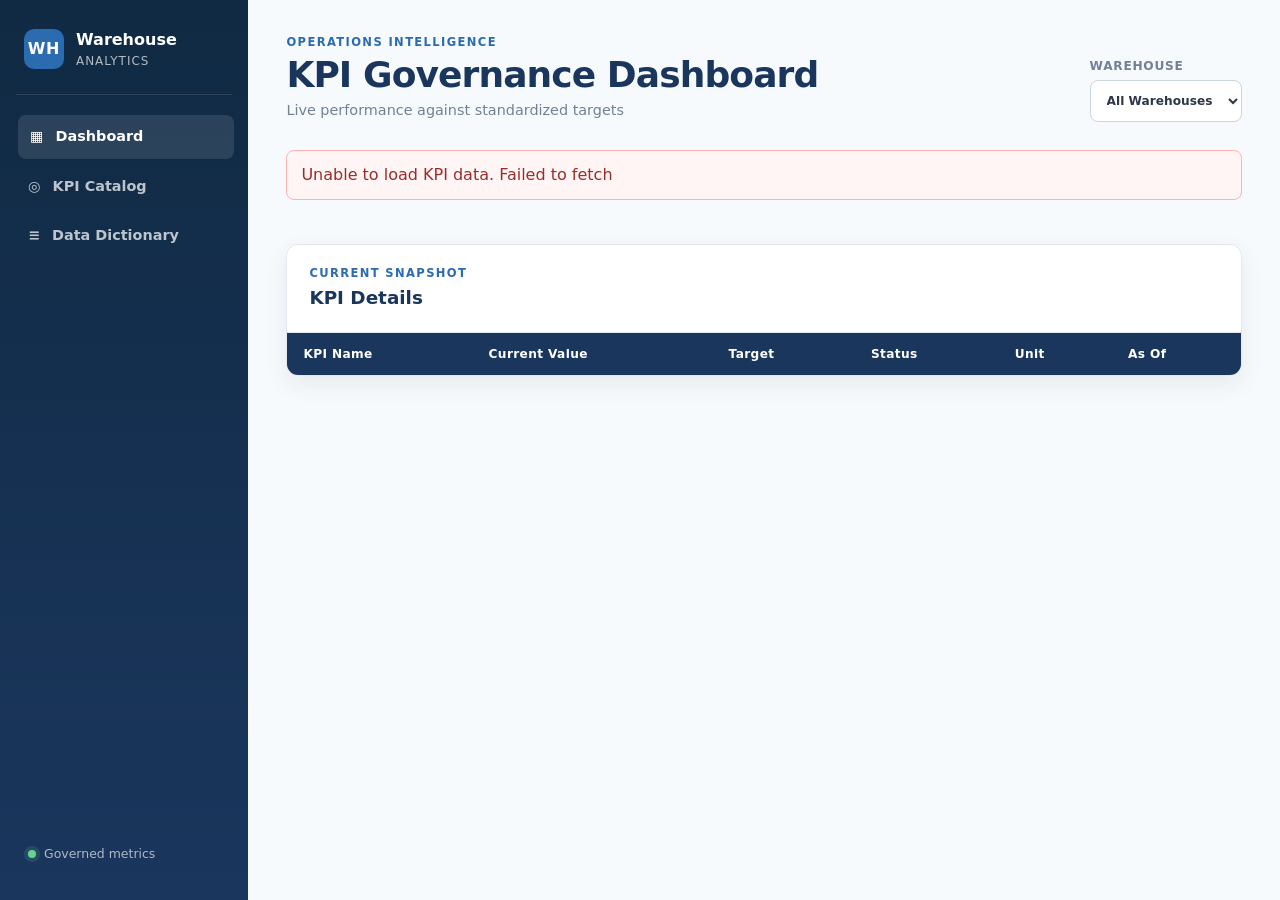
<file: frontend/index.html>
<!DOCTYPE html>
<html lang="en">
<head>
  <meta charset="UTF-8">
  <meta name="viewport" content="width=device-width, initial-scale=1.0">
  <meta name="description" content="Live warehouse KPI governance dashboard.">
  <title>Warehouse Analytics | KPI Governance Dashboard</title>
  <link rel="stylesheet" href="css/style.css">
</head>
<body data-page="dashboard" data-api-base="http://localhost:8000/api/v1">
  <a class="skip-link" href="#main-content">Skip to content</a>
  <nav class="sidebar" aria-label="Primary navigation">
    <a class="brand" href="index.html" aria-label="Warehouse Analytics home">
      <span class="brand-mark" aria-hidden="true">WH</span>
      <span><strong>Warehouse</strong><small>Analytics</small></span>
    </a>
    <ul class="nav-links">
      <li><a href="index.html" aria-current="page"><span aria-hidden="true">▦</span>Dashboard</a></li>
      <li><a href="pages/kpi-catalog.html"><span aria-hidden="true">◎</span>KPI Catalog</a></li>
      <li><a href="pages/data-dictionary.html"><span aria-hidden="true">≡</span>Data Dictionary</a></li>
    </ul>
    <div class="sidebar-footer"><span class="live-dot" aria-hidden="true"></span>Governed metrics</div>
  </nav>

  <main class="content" id="main-content">
    <header class="page-header">
      <div><p class="eyebrow">Operations intelligence</p><h1>KPI Governance Dashboard</h1><p class="subtitle">Live performance against standardized targets</p></div>
      <label class="filter-control" for="warehouseFilter"><span>Warehouse</span><select id="warehouseFilter"><option value="">All Warehouses</option></select></label>
    </header>

    <div id="pageMessage" class="message" role="status" aria-live="polite"></div>
    <section class="kpi-cards" id="kpiCards" aria-label="KPI summary cards" aria-busy="true">
      <div class="skeleton-card"></div><div class="skeleton-card"></div><div class="skeleton-card"></div>
    </section>

    <section class="panel">
      <div class="panel-heading"><div><p class="eyebrow">Current snapshot</p><h2>KPI Details</h2></div><span id="lastUpdated" class="muted"></span></div>
      <div class="table-wrap">
        <table class="data-table" id="kpiTable">
          <caption class="sr-only">Current KPI values, targets, statuses, units, and dates</caption>
          <thead><tr><th scope="col">KPI Name</th><th scope="col">Current Value</th><th scope="col">Target</th><th scope="col">Status</th><th scope="col">Unit</th><th scope="col">As Of</th></tr></thead>
          <tbody></tbody>
        </table>
      </div>
    </section>
  </main>
  <script src="js/app.js" defer></script>
</body>
</html>
</file>
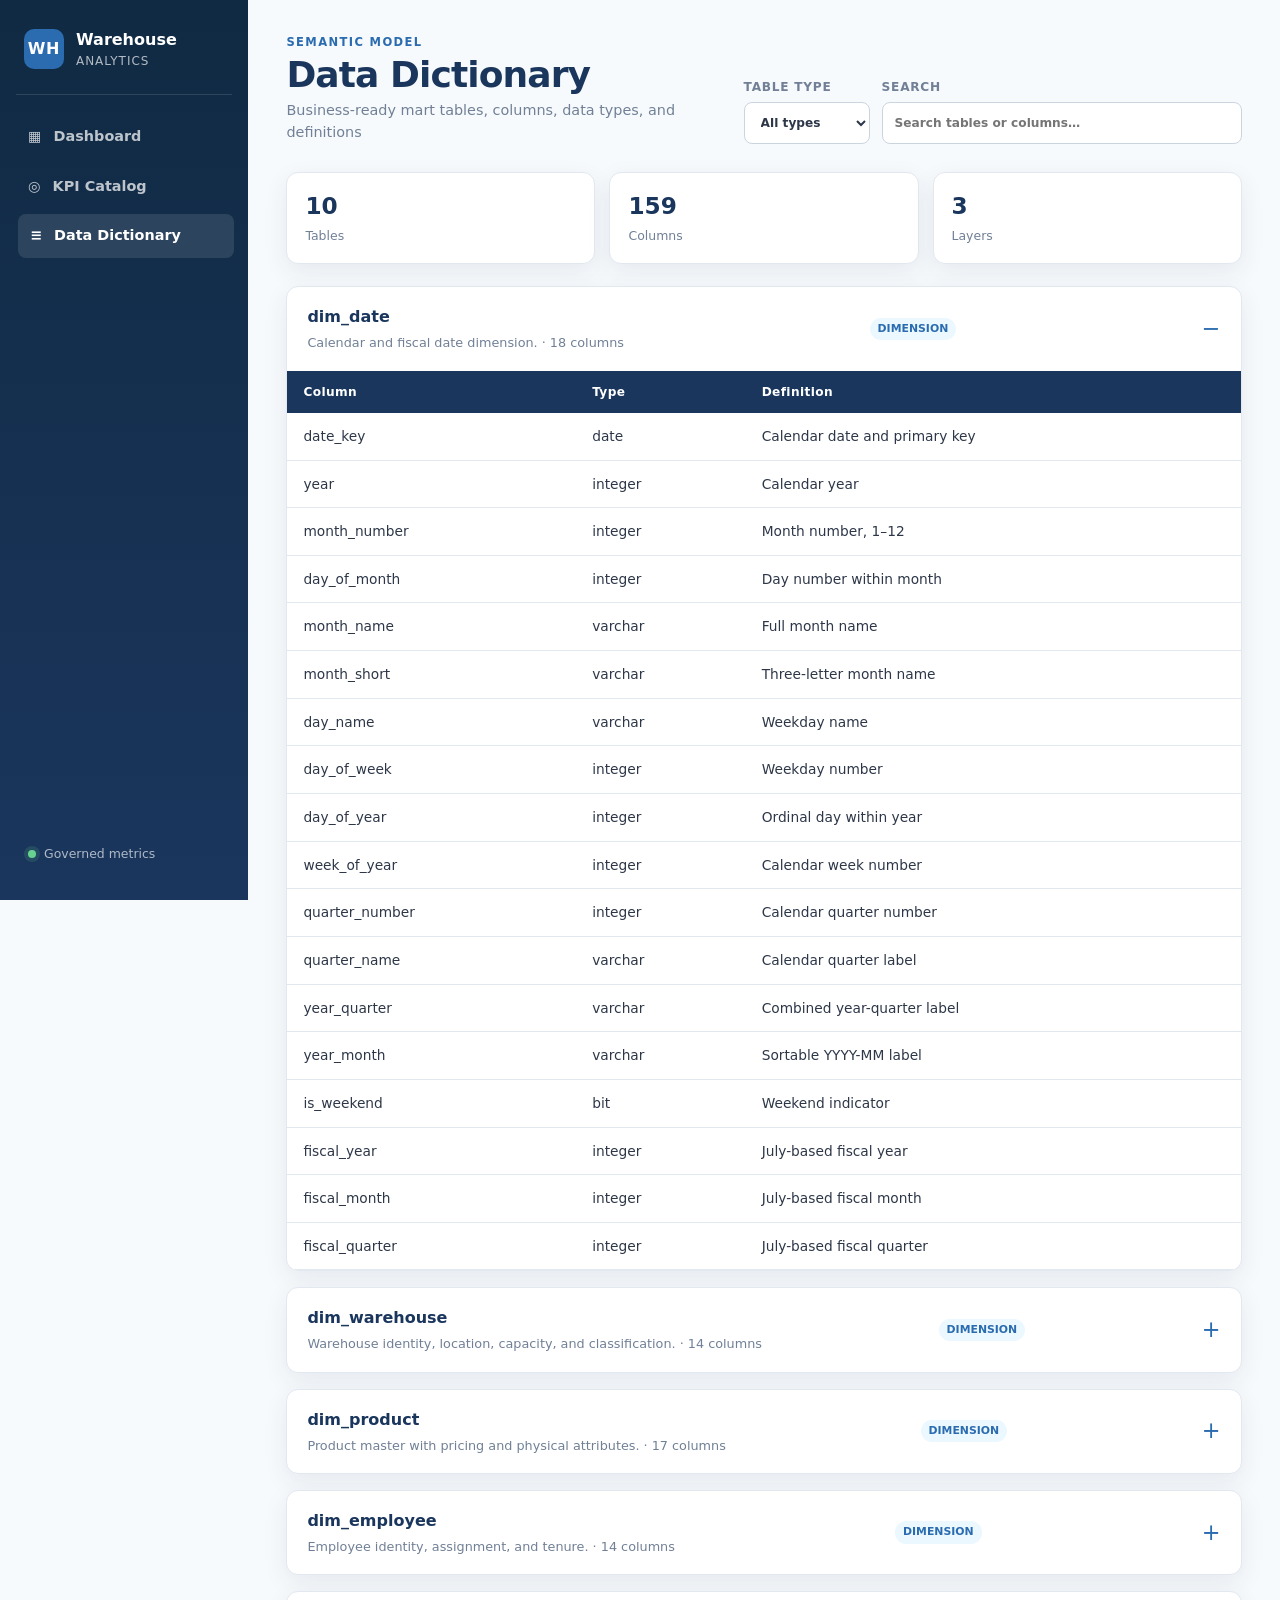
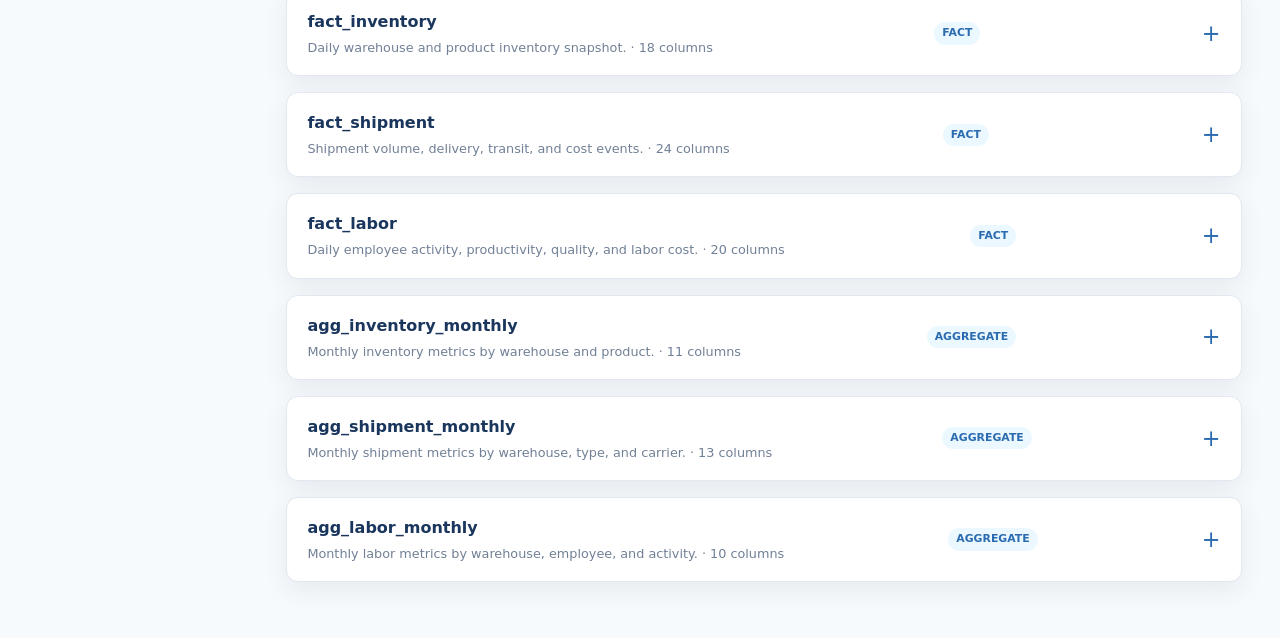
<file: frontend/pages/data-dictionary.html>
<!DOCTYPE html>
<html lang="en">
<head>
  <meta charset="UTF-8"><meta name="viewport" content="width=device-width, initial-scale=1.0">
  <meta name="description" content="Warehouse Analytics mart data dictionary.">
  <title>Warehouse Analytics | Data Dictionary</title>
  <link rel="stylesheet" href="../css/style.css">
</head>
<body data-page="dictionary" data-api-base="http://localhost:8000/api/v1">
  <a class="skip-link" href="#main-content">Skip to content</a>
  <nav class="sidebar" aria-label="Primary navigation">
    <a class="brand" href="../index.html"><span class="brand-mark" aria-hidden="true">WH</span><span><strong>Warehouse</strong><small>Analytics</small></span></a>
    <ul class="nav-links">
      <li><a href="../index.html"><span aria-hidden="true">▦</span>Dashboard</a></li>
      <li><a href="kpi-catalog.html"><span aria-hidden="true">◎</span>KPI Catalog</a></li>
      <li><a href="data-dictionary.html" aria-current="page"><span aria-hidden="true">≡</span>Data Dictionary</a></li>
    </ul>
    <div class="sidebar-footer"><span class="live-dot" aria-hidden="true"></span>Governed metrics</div>
  </nav>
  <main class="content" id="main-content">
    <header class="page-header"><div><p class="eyebrow">Semantic model</p><h1>Data Dictionary</h1><p class="subtitle">Business-ready mart tables, columns, data types, and definitions</p></div><div class="header-controls"><label class="filter-control" for="dictionaryKind"><span>Table type</span><select id="dictionaryKind"><option value="">All types</option><option value="Dimension">Dimensions</option><option value="Fact">Facts</option><option value="Aggregate">Aggregates</option></select></label><label class="search-control" for="dictionarySearch"><span>Search</span><input id="dictionarySearch" type="search" placeholder="Search tables or columns…"></label></div></header>
    <div class="dictionary-summary" id="dictionarySummary"></div>
    <section id="dictionaryTables" class="dictionary-tables" aria-label="Data dictionary tables"></section>
    <p id="dictionaryEmpty" class="empty-state" hidden>No tables or columns match your search.</p>
  </main>
  <script src="../js/data-dictionary.js" defer></script>
  <script src="../js/app.js" defer></script>
</body>
</html>
</file>
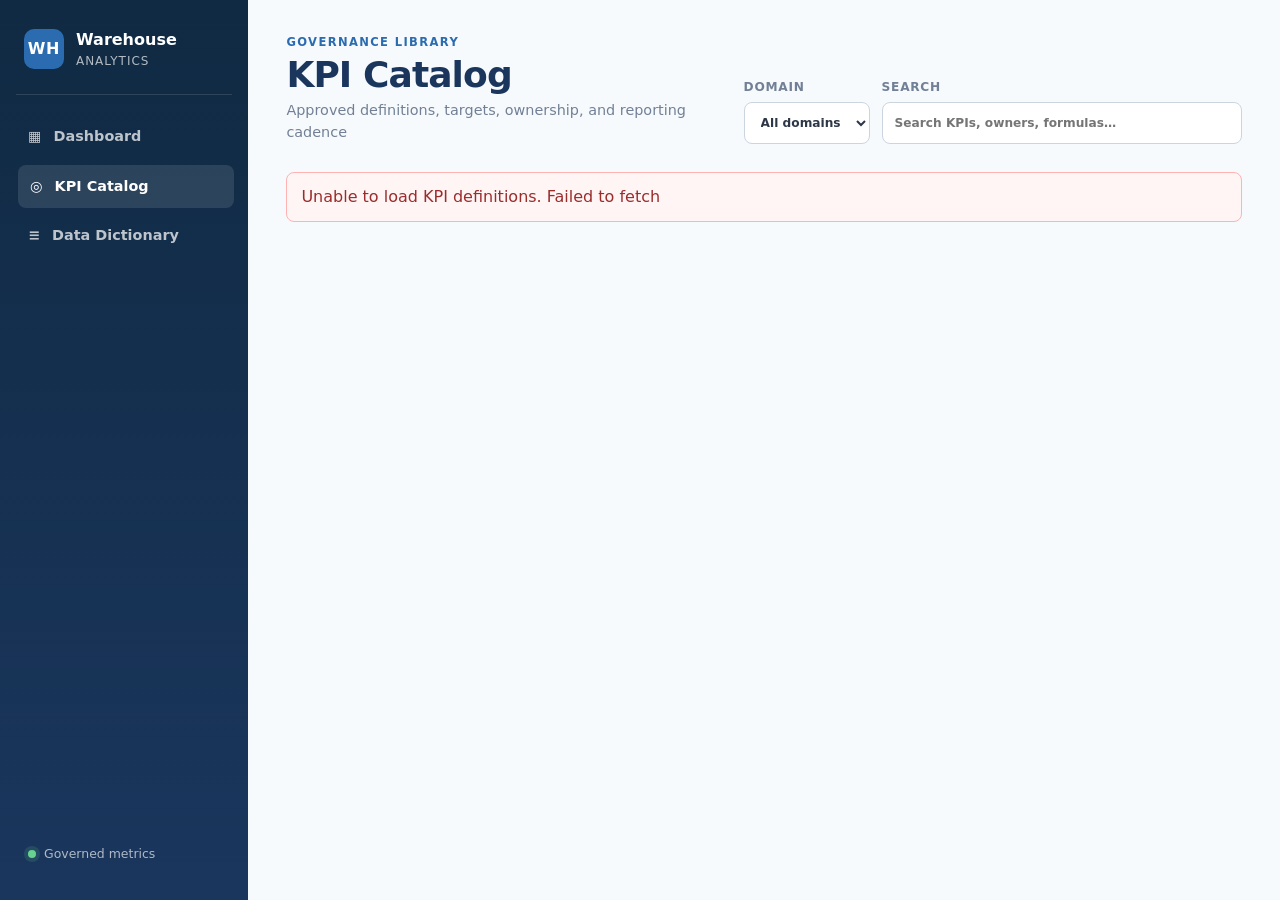
<file: frontend/pages/kpi-catalog.html>
<!DOCTYPE html>
<html lang="en">
<head>
  <meta charset="UTF-8"><meta name="viewport" content="width=device-width, initial-scale=1.0">
  <meta name="description" content="Warehouse Analytics KPI definitions, formulas, owners, and targets.">
  <title>Warehouse Analytics | KPI Catalog</title>
  <link rel="stylesheet" href="../css/style.css">
</head>
<body data-page="catalog" data-api-base="http://localhost:8000/api/v1">
  <a class="skip-link" href="#main-content">Skip to content</a>
  <nav class="sidebar" aria-label="Primary navigation">
    <a class="brand" href="../index.html"><span class="brand-mark" aria-hidden="true">WH</span><span><strong>Warehouse</strong><small>Analytics</small></span></a>
    <ul class="nav-links">
      <li><a href="../index.html"><span aria-hidden="true">▦</span>Dashboard</a></li>
      <li><a href="kpi-catalog.html" aria-current="page"><span aria-hidden="true">◎</span>KPI Catalog</a></li>
      <li><a href="data-dictionary.html"><span aria-hidden="true">≡</span>Data Dictionary</a></li>
    </ul>
    <div class="sidebar-footer"><span class="live-dot" aria-hidden="true"></span>Governed metrics</div>
  </nav>
  <main class="content" id="main-content">
    <header class="page-header"><div><p class="eyebrow">Governance library</p><h1>KPI Catalog</h1><p class="subtitle">Approved definitions, targets, ownership, and reporting cadence</p></div><div class="header-controls"><label class="filter-control" for="catalogDomain"><span>Domain</span><select id="catalogDomain"><option value="">All domains</option></select></label><label class="search-control" for="catalogSearch"><span>Search</span><input id="catalogSearch" type="search" placeholder="Search KPIs, owners, formulas…"></label></div></header>
    <div id="pageMessage" class="message" role="status" aria-live="polite"></div>
    <section class="catalog-grid" id="catalogGrid" aria-label="KPI definitions" aria-busy="true"></section>
    <p id="catalogEmpty" class="empty-state" hidden>No KPIs match your search.</p>
  </main>
  <script src="../js/app.js" defer></script>
</body>
</html>
</file>
<file: frontend/css/style.css>
:root {
  --navy-950: #102a43; --navy-900: #1a365d; --blue-600: #2b6cb0; --blue-50: #ebf8ff;
  --green-600: #2f855a; --green-100: #c6f6d5; --amber-600: #b7791f; --amber-100: #fefcbf;
  --red-600: #c53030; --red-100: #fed7d7; --slate-900: #2d3748; --slate-600: #718096;
  --slate-300: #cbd5e0; --slate-200: #e2e8f0; --slate-100: #edf2f7; --canvas: #f7fafc;
  --surface: #fff; --sidebar-width: 248px; --shadow: 0 8px 24px rgb(26 54 93 / 8%);
}
* { box-sizing: border-box; }
html { color-scheme: light; }
body { margin: 0; min-height: 100vh; background: var(--canvas); color: var(--slate-900); font-family: "Segoe UI", system-ui, sans-serif; line-height: 1.5; }
a { color: inherit; }
button, input, select { font: inherit; }
.skip-link { position: fixed; left: 12px; top: -80px; z-index: 100; padding: 10px 14px; background: white; color: var(--navy-900); border-radius: 6px; }
.skip-link:focus { top: 12px; }
.sidebar { position: fixed; inset: 0 auto 0 0; width: var(--sidebar-width); padding: 24px 16px; background: linear-gradient(180deg, var(--navy-950), var(--navy-900)); color: white; display: flex; flex-direction: column; z-index: 10; }
.brand { display: flex; align-items: center; gap: 12px; padding: 4px 8px 24px; text-decoration: none; border-bottom: 1px solid rgb(255 255 255 / 12%); }
.brand-mark { display: grid; place-items: center; width: 40px; height: 40px; border-radius: 10px; background: var(--blue-600); font-weight: 800; letter-spacing: .04em; }
.brand strong, .brand small { display: block; }.brand strong { font-size: 1rem; }.brand small { opacity: .68; font-size: .75rem; letter-spacing: .08em; text-transform: uppercase; }
.nav-links { list-style: none; padding: 20px 0; margin: 0; display: grid; gap: 6px; }
.nav-links a { display: flex; align-items: center; gap: 12px; padding: 11px 12px; border-radius: 8px; color: rgb(255 255 255 / 72%); text-decoration: none; font-weight: 600; font-size: .9rem; transition: .18s ease; }
.nav-links a:hover, .nav-links a[aria-current="page"] { background: rgb(255 255 255 / 11%); color: white; transform: translateX(2px); }
.sidebar-footer { margin-top: auto; padding: 12px; font-size: .78rem; color: rgb(255 255 255 / 65%); }
.live-dot { display: inline-block; width: 8px; height: 8px; margin-right: 8px; border-radius: 50%; background: #68d391; box-shadow: 0 0 0 4px rgb(104 211 145 / 14%); }
.content { margin-left: var(--sidebar-width); padding: 34px clamp(20px, 3vw, 48px) 56px; max-width: 1680px; }
.page-header { display: flex; align-items: flex-end; justify-content: space-between; gap: 24px; margin-bottom: 28px; }
.header-controls { display: flex; align-items: end; gap: 12px; }
.page-header h1 { margin: 2px 0 4px; color: var(--navy-900); font-size: clamp(1.65rem, 3vw, 2.25rem); line-height: 1.2; letter-spacing: -.025em; }
.eyebrow { margin: 0; color: var(--blue-600); font-weight: 800; font-size: .72rem; text-transform: uppercase; letter-spacing: .12em; }
.subtitle, .muted { margin: 0; color: var(--slate-600); font-size: .9rem; }
.filter-control, .search-control { display: grid; gap: 5px; color: var(--slate-600); font-size: .76rem; font-weight: 700; text-transform: uppercase; letter-spacing: .06em; }
select, input[type="search"] { min-height: 42px; padding: 8px 12px; background: white; color: var(--slate-900); border: 1px solid var(--slate-300); border-radius: 8px; outline: none; }
select:focus, input:focus, a:focus-visible, button:focus-visible { box-shadow: 0 0 0 3px rgb(66 153 225 / 30%); outline: 2px solid transparent; }
.search-control input { width: min(360px, 42vw); text-transform: none; letter-spacing: normal; }
.message { min-height: 0; margin-bottom: 16px; }.message:not(:empty) { padding: 12px 14px; border: 1px solid #feb2b2; border-radius: 8px; background: #fff5f5; color: #9b2c2c; }
.kpi-cards { display: grid; grid-template-columns: repeat(auto-fit, minmax(220px, 1fr)); gap: 18px; margin-bottom: 28px; }
.kpi-card, .panel, .catalog-card, .dictionary-card, .summary-stat { background: var(--surface); border: 1px solid var(--slate-200); border-radius: 12px; box-shadow: var(--shadow); }
.kpi-card { position: relative; overflow: hidden; padding: 20px; border-top: 4px solid var(--blue-600); }.kpi-card.green { border-top-color: var(--green-600); }.kpi-card.yellow { border-top-color: var(--amber-600); }.kpi-card.red { border-top-color: var(--red-600); }
.kpi-card h3 { margin: 0 0 8px; color: var(--slate-600); font-size: .82rem; font-weight: 700; }.kpi-card .value { color: var(--navy-900); font-size: 1.75rem; font-weight: 800; font-variant-numeric: tabular-nums; }.target { margin-top: 5px; color: var(--slate-600); font-size: .78rem; }
.status-badge { display: inline-flex; align-items: center; padding: 3px 9px; margin-top: 10px; border-radius: 999px; font-size: .7rem; font-weight: 800; text-transform: uppercase; letter-spacing: .04em; }.status-badge.green { background: var(--green-100); color: #22543d; }.status-badge.yellow { background: var(--amber-100); color: #744210; }.status-badge.red { background: var(--red-100); color: #742a2a; }.status-badge.neutral { background: var(--slate-100); color: var(--slate-600); }
.panel { overflow: hidden; }.panel-heading { display: flex; justify-content: space-between; align-items: end; gap: 16px; padding: 20px 22px; border-bottom: 1px solid var(--slate-200); }.panel h2 { margin: 2px 0 0; color: var(--navy-900); font-size: 1.15rem; }.table-wrap { overflow-x: auto; }.data-table { width: 100%; border-collapse: collapse; }.data-table th { padding: 12px 16px; background: var(--navy-900); color: white; text-align: left; white-space: nowrap; font-size: .76rem; letter-spacing: .03em; }.data-table td { padding: 13px 16px; border-bottom: 1px solid var(--slate-200); font-size: .86rem; }.data-table tbody tr:hover { background: var(--blue-50); }.data-table td:nth-child(n+2) { font-variant-numeric: tabular-nums; }
.catalog-grid { display: grid; grid-template-columns: repeat(auto-fit, minmax(290px, 1fr)); gap: 18px; }.catalog-card { padding: 20px; }.catalog-card h2 { margin: 3px 0 12px; color: var(--navy-900); font-size: 1.05rem; }.catalog-card .formula { padding: 11px; border-radius: 7px; background: var(--slate-100); color: #4a5568; font: .78rem/1.55 ui-monospace, Consolas, monospace; overflow-wrap: anywhere; }.meta-grid { display: grid; grid-template-columns: 1fr 1fr; gap: 10px; margin-top: 16px; }.meta-grid dt { color: var(--slate-600); font-size: .68rem; font-weight: 800; text-transform: uppercase; }.meta-grid dd { margin: 2px 0 0; font-size: .84rem; font-weight: 600; }
.catalog-description { min-height: 3em; margin: 0 0 12px; color: var(--slate-600); font-size: .84rem; }
.dictionary-summary { display: grid; grid-template-columns: repeat(3, minmax(130px, 1fr)); gap: 14px; margin-bottom: 22px; }.summary-stat { padding: 16px 18px; }.summary-stat strong { display: block; color: var(--navy-900); font-size: 1.45rem; }.summary-stat span { color: var(--slate-600); font-size: .78rem; }
.dictionary-tables { display: grid; gap: 16px; }.dictionary-card { overflow: hidden; }.dictionary-card summary { cursor: pointer; list-style: none; padding: 18px 20px; display: flex; align-items: center; justify-content: space-between; gap: 14px; }.dictionary-card summary::-webkit-details-marker { display: none; }.dictionary-card summary::after { content: "+"; color: var(--blue-600); font-size: 1.4rem; }.dictionary-card[open] summary::after { content: "−"; }.dictionary-card h2 { margin: 0; color: var(--navy-900); font-size: 1rem; }.dictionary-card p { margin: 4px 0 0; color: var(--slate-600); font-size: .8rem; }.table-kind { padding: 3px 8px; border-radius: 999px; background: var(--blue-50); color: var(--blue-600); font-size: .68rem; font-weight: 800; text-transform: uppercase; }
.empty-state { padding: 32px; text-align: center; color: var(--slate-600); }.skeleton-card { height: 154px; border-radius: 12px; background: linear-gradient(90deg, var(--slate-100), white, var(--slate-100)); background-size: 200% 100%; animation: pulse 1.5s infinite; }@keyframes pulse { to { background-position: -200% 0; } }
.sr-only { position: absolute; width: 1px; height: 1px; padding: 0; margin: -1px; overflow: hidden; clip: rect(0,0,0,0); white-space: nowrap; border: 0; }
@media (max-width: 820px) { .sidebar { position: static; width: 100%; height: auto; padding: 12px 16px; }.brand { padding: 0 0 10px; }.nav-links { grid-template-columns: repeat(3, 1fr); padding: 8px 0 0; }.nav-links a { justify-content: center; padding: 9px 6px; font-size: .76rem; }.sidebar-footer { display: none; }.content { margin-left: 0; padding: 24px 16px 40px; }.page-header { align-items: stretch; flex-direction: column; }.header-controls { align-items: stretch; flex-direction: column; }.search-control input { width: 100%; }.dictionary-summary { grid-template-columns: 1fr 1fr; } }
@media (max-width: 520px) { .nav-links a span { display: none; }.kpi-cards, .catalog-grid { grid-template-columns: 1fr; }.dictionary-summary { grid-template-columns: 1fr; }.meta-grid { grid-template-columns: 1fr; }.panel-heading { align-items: start; flex-direction: column; } }
@media (prefers-reduced-motion: reduce) { *, *::before, *::after { scroll-behavior: auto !important; transition: none !important; animation: none !important; } }
</file>
